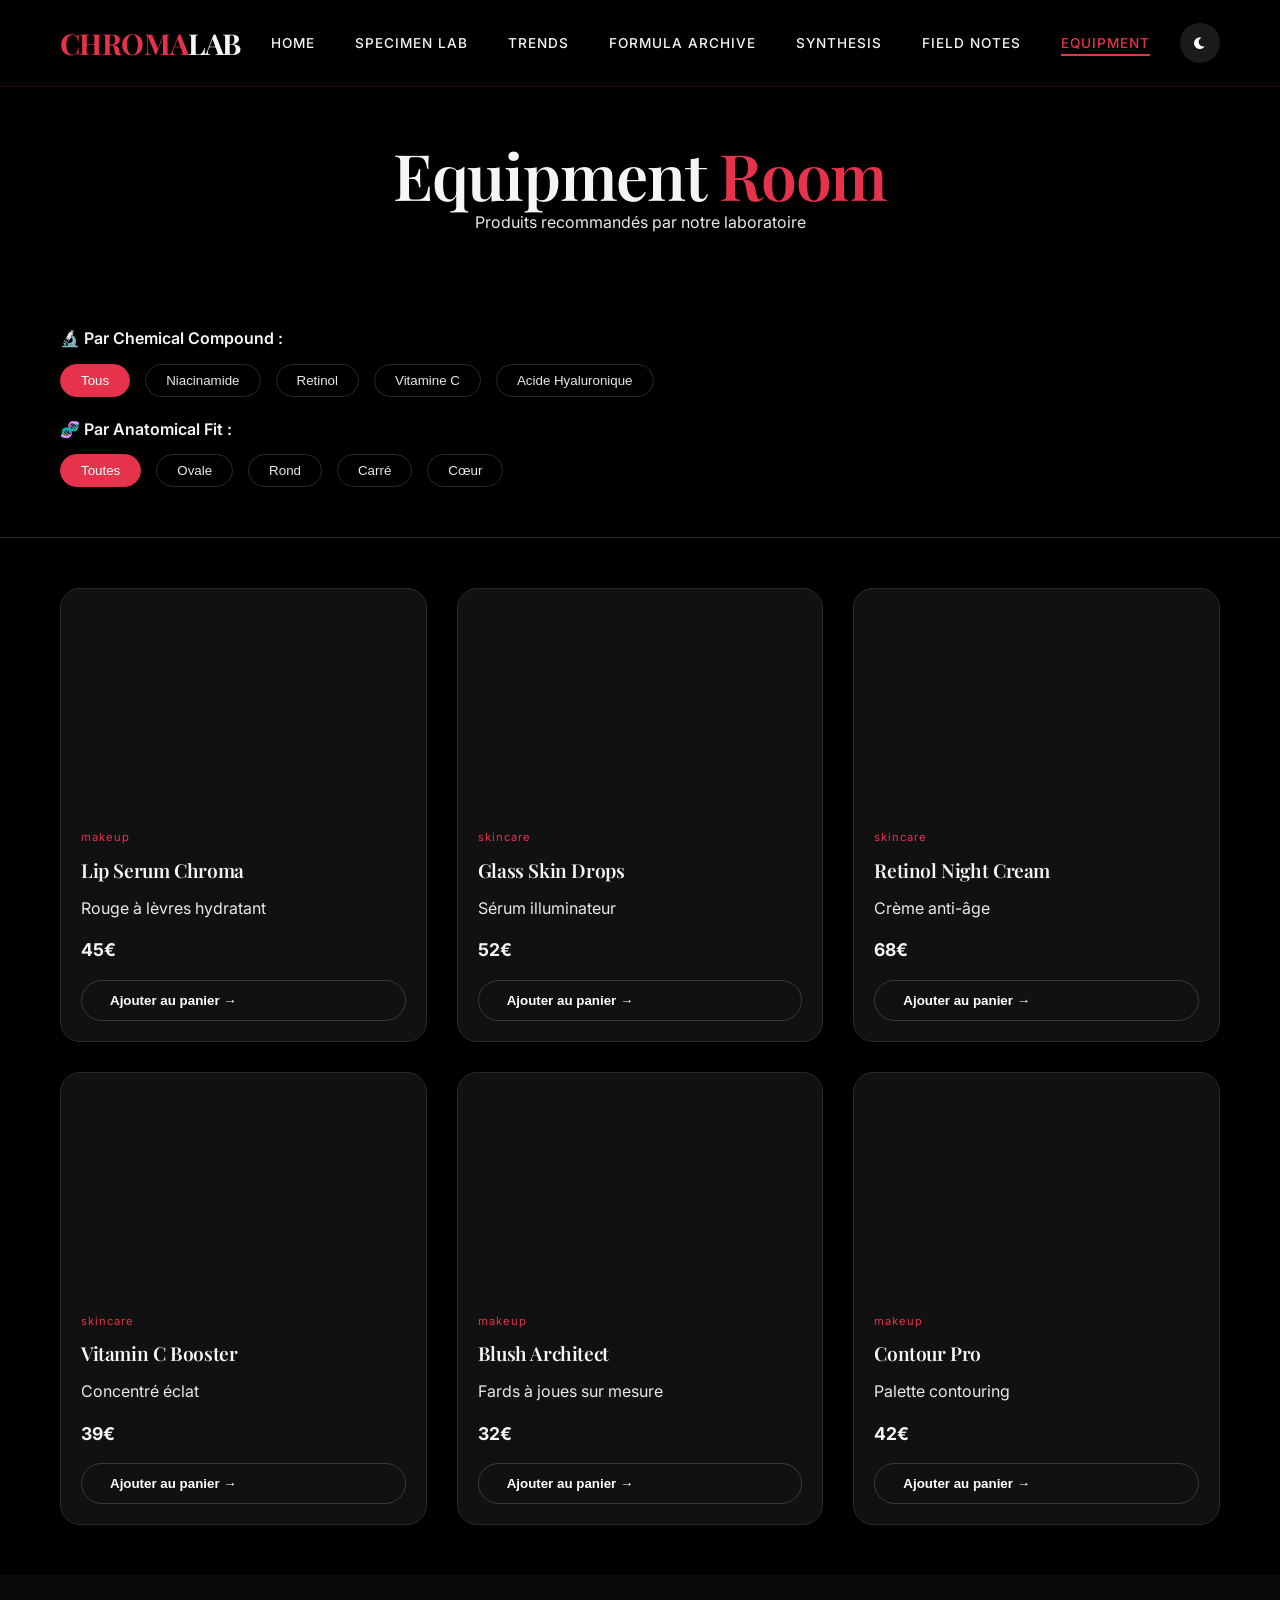
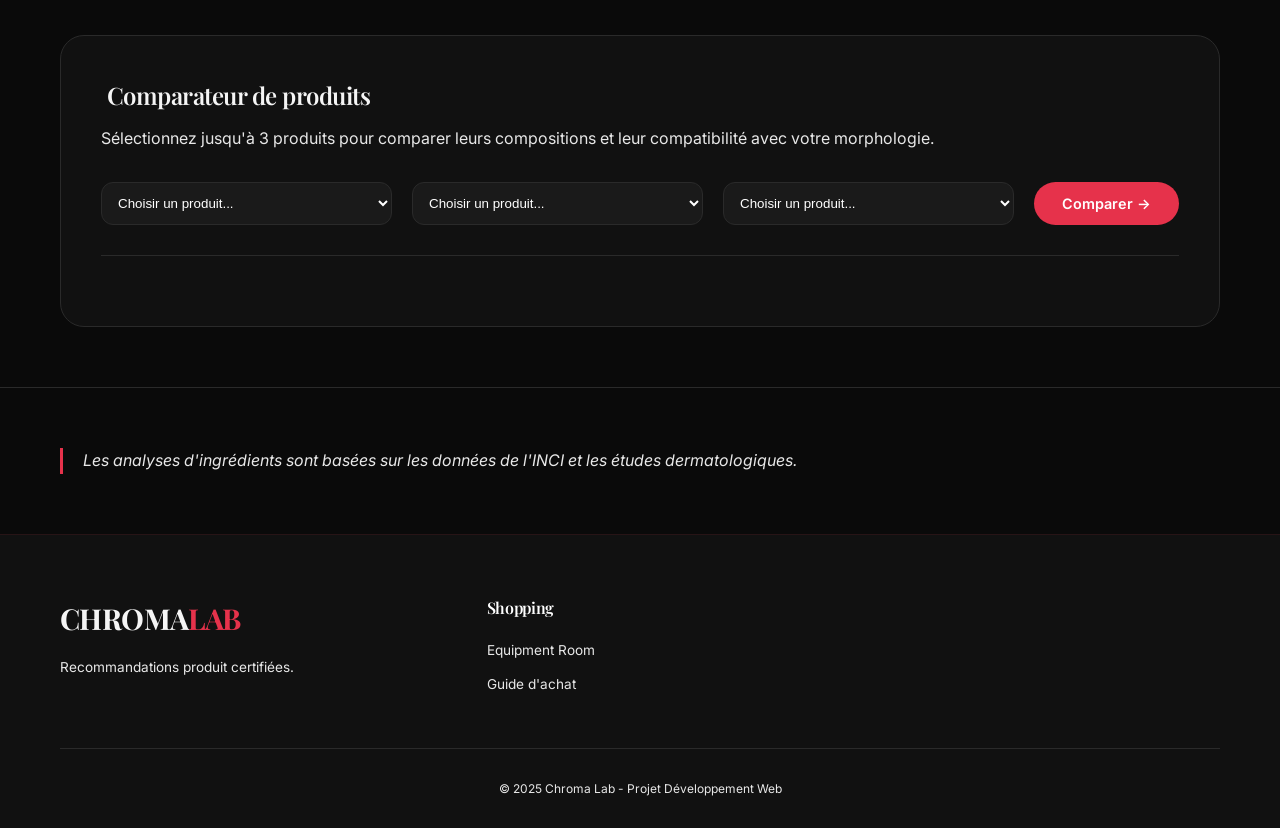
<file: equipment-room.html>
<!DOCTYPE html>
<html lang="fr">
<head>
    <meta charset="UTF-8">
    <meta name="viewport" content="width=device-width, initial-scale=1.0">
    <title>Chroma Lab | Equipment Room - Produits</title>
    <link rel="stylesheet" href="style.css">
    <link href="https://fonts.googleapis.com/css2?family=Inter:wght@300;400;500;600;700;800&family=Playfair+Display:wght@400;500;600;700;800&display=swap" rel="stylesheet">
    <link rel="stylesheet" href="https://cdnjs.cloudflare.com/ajax/libs/font-awesome/6.0.0-beta3/css/all.min.css">
</head>
<body>

    <header>
        <div class="navbar">
            <div class="logo">
                <span class="logo-red">CHROMA</span>LAB
            </div>
            <nav>
                <ul class="nav-links">
                    <li><a href="index.html">HOME</a></li>
                    <li><a href="specimen-lab.html">SPECIMEN LAB</a></li>
                    <li><a href="trend-centrifuge.html">TRENDS</a></li>
                    <li><a href="formula-archive.html">FORMULA ARCHIVE</a></li>
                    <li><a href="synthesis-gallery.html">SYNTHESIS</a></li>
                    <li><a href="field-notes.html">FIELD NOTES</a></li>
                    <li><a href="equipment-room.html" class="active">EQUIPMENT</a></li>
                </ul>
            </nav>
            <div class="nav-actions">
                <button class="theme-toggle" id="themeToggle"><i class="fas fa-moon"></i></button>
            </div>
        </div>
    </header>

    <main>

        <!-- Hero Equipment Room -->
        <section class="equipment-hero">
            <div class="container">
                <h1>Equipment <span class="red-text">Room</span></h1>
                <p>Produits recommandés par notre laboratoire</p>
            </div>
        </section>

        <!-- Filters -->
        <section class="product-filters">
            <div class="container">
                <div class="filter-group">
                    <label>🔬 Par Chemical Compound :</label>
                    <div class="filter-buttons" id="ingredientFilters">
                        <button class="filter-pill active" data-ingredient="all">Tous</button>
                        <button class="filter-pill" data-ingredient="niacinamide">Niacinamide</button>
                        <button class="filter-pill" data-ingredient="retinol">Retinol</button>
                        <button class="filter-pill" data-ingredient="vitaminc">Vitamine C</button>
                        <button class="filter-pill" data-ingredient="hyaluronic">Acide Hyaluronique</button>
                    </div>
                </div>
                <div class="filter-group">
                    <label>🧬 Par Anatomical Fit :</label>
                    <div class="filter-buttons" id="shapeFilters">
                        <button class="filter-pill active" data-shape="all">Toutes</button>
                        <button class="filter-pill" data-shape="oval">Ovale</button>
                        <button class="filter-pill" data-shape="round">Rond</button>
                        <button class="filter-pill" data-shape="square">Carré</button>
                        <button class="filter-pill" data-shape="heart">Cœur</button>
                    </div>
                </div>
            </div>
        </section>

        <!-- Products Grid -->
        <section class="products-gallery">
            <div class="container">
                <div class="products-grid" id="productsGrid">
                    <!-- JS va générer les produits -->
                </div>
            </div>
        </section>

        <!-- Product Comparison Tool -->
        <section class="comparison-tool">
            <div class="container">
                <div class="comparison-card">
                    <h3><i class="fas fa-chart-simple"></i> Comparateur de produits</h3>
                    <p>Sélectionnez jusqu'à 3 produits pour comparer leurs compositions et leur compatibilité avec votre morphologie.</p>
                    <div class="comparison-selectors">
                        <select id="compare1">
                            <option value="">Choisir un produit...</option>
                        </select>
                        <select id="compare2">
                            <option value="">Choisir un produit...</option>
                        </select>
                        <select id="compare3">
                            <option value="">Choisir un produit...</option>
                        </select>
                        <button class="btn-primary" id="compareBtn">Comparer →</button>
                    </div>
                    <div class="comparison-results" id="comparisonResults"></div>
                </div>
            </div>
        </section>

        <!-- Sources -->
        <section class="sources-section">
            <div class="container">
                <blockquote cite="https://www.incidecoder.com/">
                    Les analyses d'ingrédients sont basées sur les données de l'INCI et les études dermatologiques.
                </blockquote>
            </div>
        </section>

    </main>

    <footer class="footer">
        <div class="container">
            <div class="footer-grid">
                <div class="footer-brand">
                    <div class="logo">CHROMA<span class="logo-red">LAB</span></div>
                    <p>Recommandations produit certifiées.</p>
                </div>
                <div class="footer-links">
                    <div class="link-group">
                        <h4>Shopping</h4>
                        <a href="equipment-room.html">Equipment Room</a>
                        <a href="#">Guide d'achat</a>
                    </div>
                </div>
            </div>
            <div class="footer-bottom">
                <p>&copy; 2025 Chroma Lab - Projet Développement Web</p>
            </div>
        </div>
    </footer>

    <script src="script.js"></script>
</body>
</html>
</file>
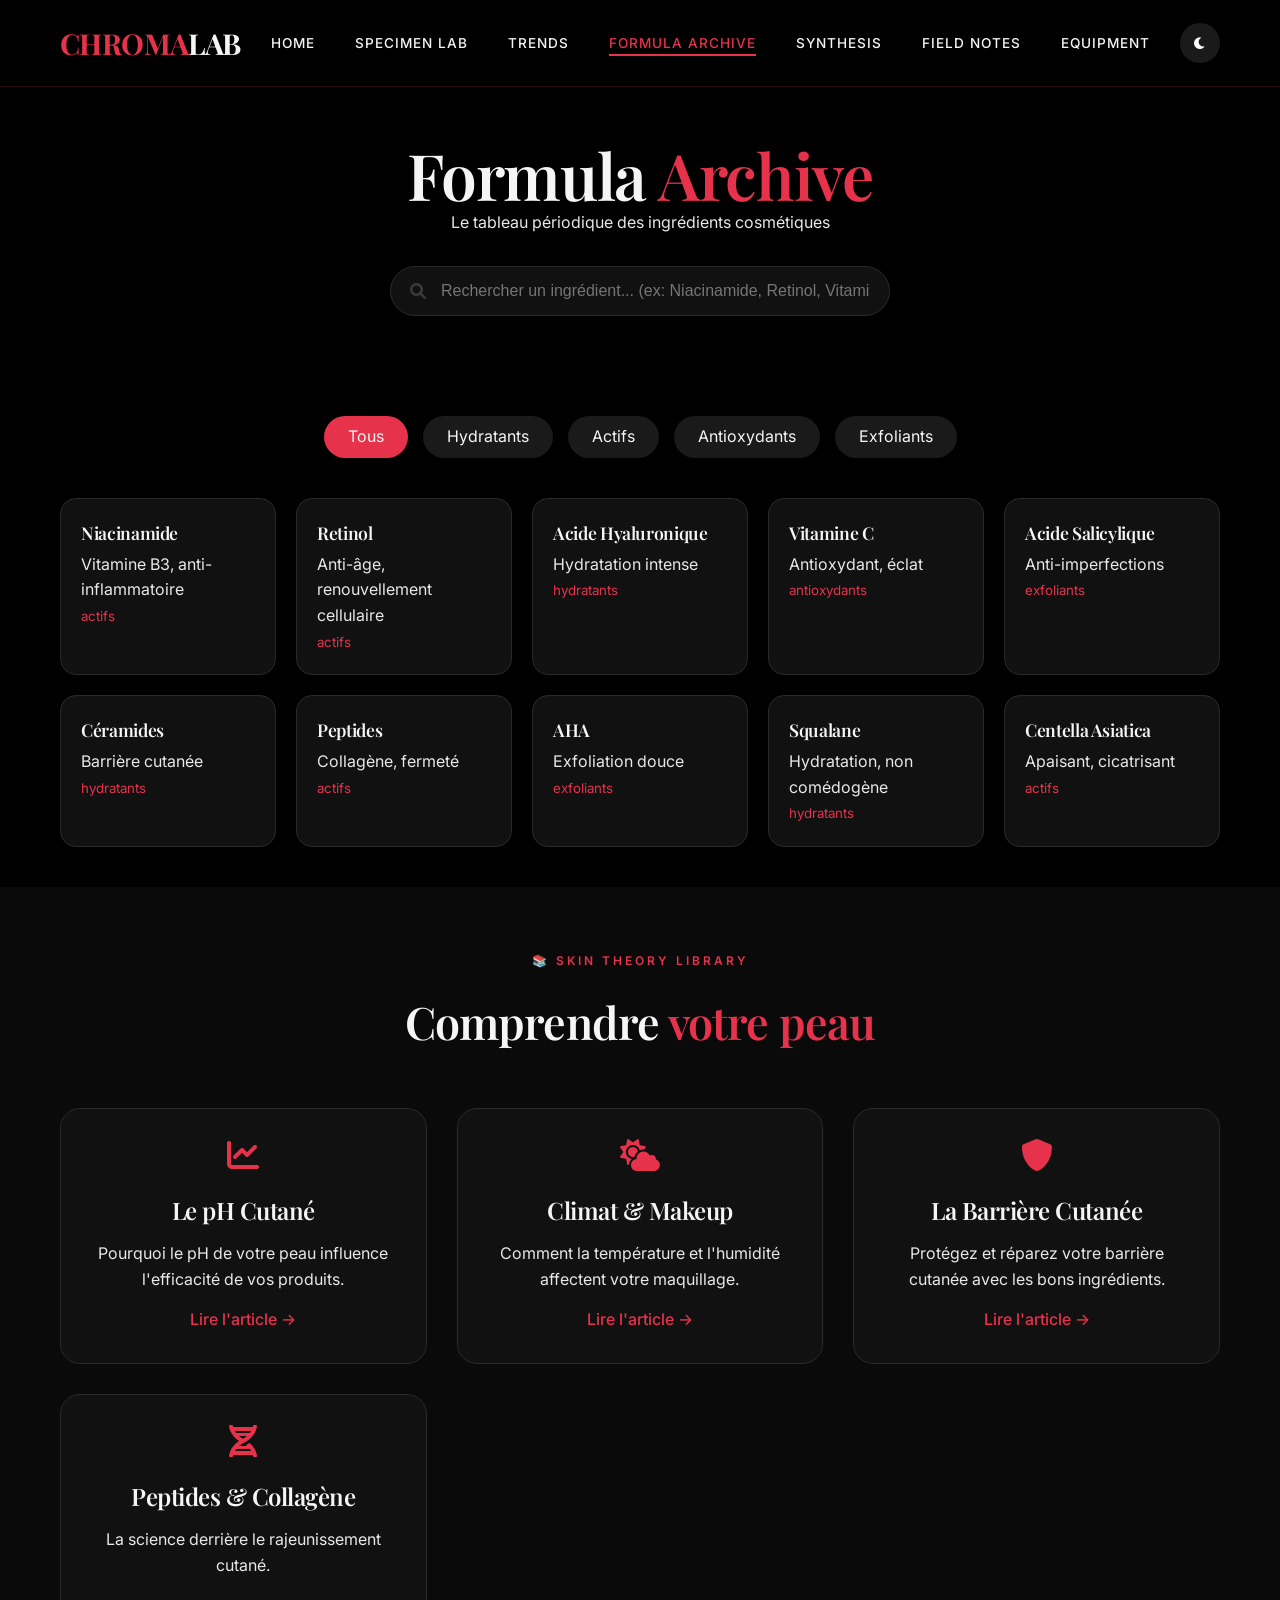
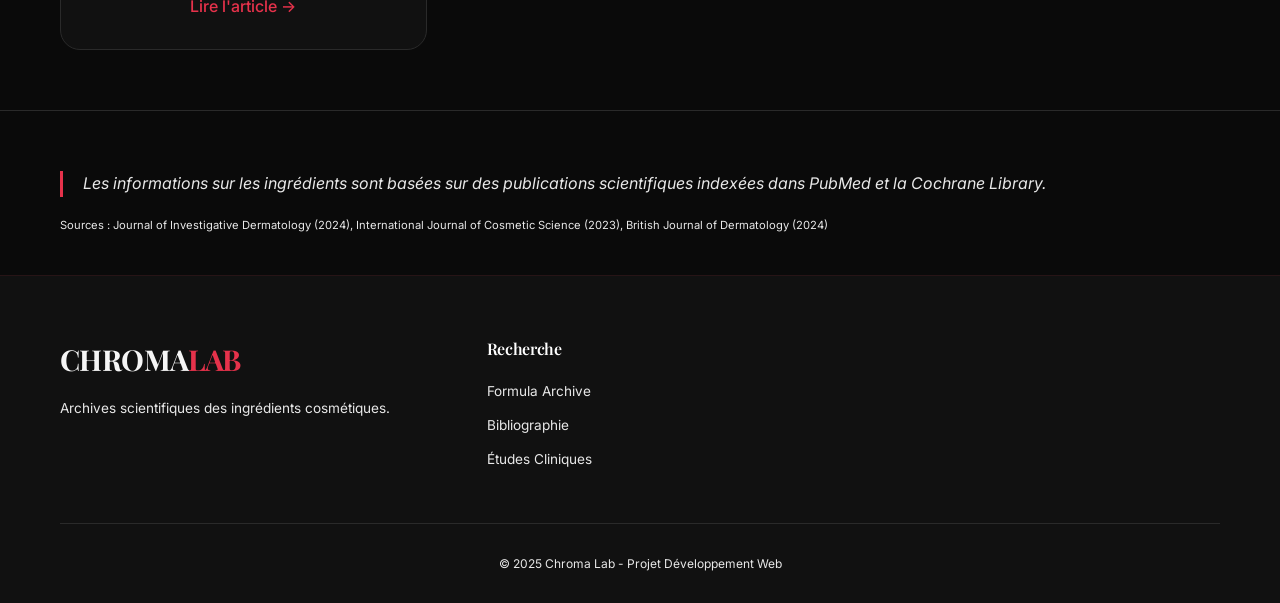
<file: formula-archive.html>
<!DOCTYPE html>
<html lang="fr">
<head>
    <meta charset="UTF-8">
    <meta name="viewport" content="width=device-width, initial-scale=1.0">
    <title>Chroma Lab | Formula Archive - Tableau Périodique</title>
    <link rel="stylesheet" href="style.css">
    <link href="https://fonts.googleapis.com/css2?family=Inter:wght@300;400;500;600;700;800&family=Playfair+Display:wght@400;500;600;700;800&display=swap" rel="stylesheet">
    <link rel="stylesheet" href="https://cdnjs.cloudflare.com/ajax/libs/font-awesome/6.0.0-beta3/css/all.min.css">
</head>
<body>

    <header>
        <div class="navbar">
            <div class="logo">
                <span class="logo-red">CHROMA</span>LAB
            </div>
            <nav>
                <ul class="nav-links">
                    <li><a href="index.html">HOME</a></li>
                    <li><a href="specimen-lab.html">SPECIMEN LAB</a></li>
                    <li><a href="trend-centrifuge.html">TRENDS</a></li>
                    <li><a href="formula-archive.html" class="active">FORMULA ARCHIVE</a></li>
                    <li><a href="synthesis-gallery.html">SYNTHESIS</a></li>
                    <li><a href="field-notes.html">FIELD NOTES</a></li>
                    <li><a href="equipment-room.html">EQUIPMENT</a></li>
                </ul>
            </nav>
            <div class="nav-actions">
                <button class="theme-toggle" id="themeToggle"><i class="fas fa-moon"></i></button>
            </div>
        </div>
    </header>

    <main>

        <!-- Hero Formula Archive -->
        <section class="archive-hero">
            <div class="container">
                <h1>Formula <span class="red-text">Archive</span></h1>
                <p>Le tableau périodique des ingrédients cosmétiques</p>
                <div class="search-bar">
                    <i class="fas fa-search"></i>
                    <input type="text" id="ingredientSearch" placeholder="Rechercher un ingrédient... (ex: Niacinamide, Retinol, Vitamine C)">
                </div>
            </div>
        </section>

        <!-- Periodic Table des Ingrédients -->
        <section class="periodic-table-section">
            <div class="container">
                <div class="periodic-categories">
                    <div class="category active" data-cat="all">Tous</div>
                    <div class="category" data-cat="hydratants">Hydratants</div>
                    <div class="category" data-cat="actifs">Actifs</div>
                    <div class="category" data-cat="antioxydants">Antioxydants</div>
                    <div class="category" data-cat="exfoliants">Exfoliants</div>
                </div>
                <div class="periodic-grid" id="periodicGrid">
                    <!-- JS va générer le tableau périodique -->
                </div>
            </div>
        </section>

        <!-- Articles sur la peau / pH / Climats -->
        <section class="skin-articles">
            <div class="container">
                <div class="section-header">
                    <span class="section-label">📚 SKIN THEORY LIBRARY</span>
                    <h2 class="section-title">Comprendre <span class="red-text">votre peau</span></h2>
                </div>
                <div class="articles-grid">
                    <div class="article-card">
                        <i class="fas fa-chart-line"></i>
                        <h3>Le pH Cutané</h3>
                        <p>Pourquoi le pH de votre peau influence l'efficacité de vos produits.</p>
                        <a href="#" class="read-more">Lire l'article →</a>
                    </div>
                    <div class="article-card">
                        <i class="fas fa-cloud-sun"></i>
                        <h3>Climat & Makeup</h3>
                        <p>Comment la température et l'humidité affectent votre maquillage.</p>
                        <a href="#" class="read-more">Lire l'article →</a>
                    </div>
                    <div class="article-card">
                        <i class="fas fa-shield-alt"></i>
                        <h3>La Barrière Cutanée</h3>
                        <p>Protégez et réparez votre barrière cutanée avec les bons ingrédients.</p>
                        <a href="#" class="read-more">Lire l'article →</a>
                    </div>
                    <div class="article-card">
                        <i class="fas fa-dna"></i>
                        <h3>Peptides & Collagène</h3>
                        <p>La science derrière le rajeunissement cutané.</p>
                        <a href="#" class="read-more">Lire l'article →</a>
                    </div>
                </div>
            </div>
        </section>

        <!-- Sources scientifiques -->
        <section class="sources-section">
            <div class="container">
                <blockquote cite="https://pubmed.ncbi.nlm.nih.gov/">
                    Les informations sur les ingrédients sont basées sur des publications scientifiques indexées dans PubMed et la Cochrane Library.
                </blockquote>
                <div class="sources-list">
                    <p>Sources : Journal of Investigative Dermatology (2024), International Journal of Cosmetic Science (2023), British Journal of Dermatology (2024)</p>
                </div>
            </div>
        </section>

    </main>

    <footer class="footer">
        <div class="container">
            <div class="footer-grid">
                <div class="footer-brand">
                    <div class="logo">CHROMA<span class="logo-red">LAB</span></div>
                    <p>Archives scientifiques des ingrédients cosmétiques.</p>
                </div>
                <div class="footer-links">
                    <div class="link-group">
                        <h4>Recherche</h4>
                        <a href="formula-archive.html">Formula Archive</a>
                        <a href="#">Bibliographie</a>
                        <a href="#">Études Cliniques</a>
                    </div>
                </div>
            </div>
            <div class="footer-bottom">
                <p>&copy; 2025 Chroma Lab - Projet Développement Web</p>
            </div>
        </div>
    </footer>

    <script src="script.js"></script>
</body>
</html>
</file>
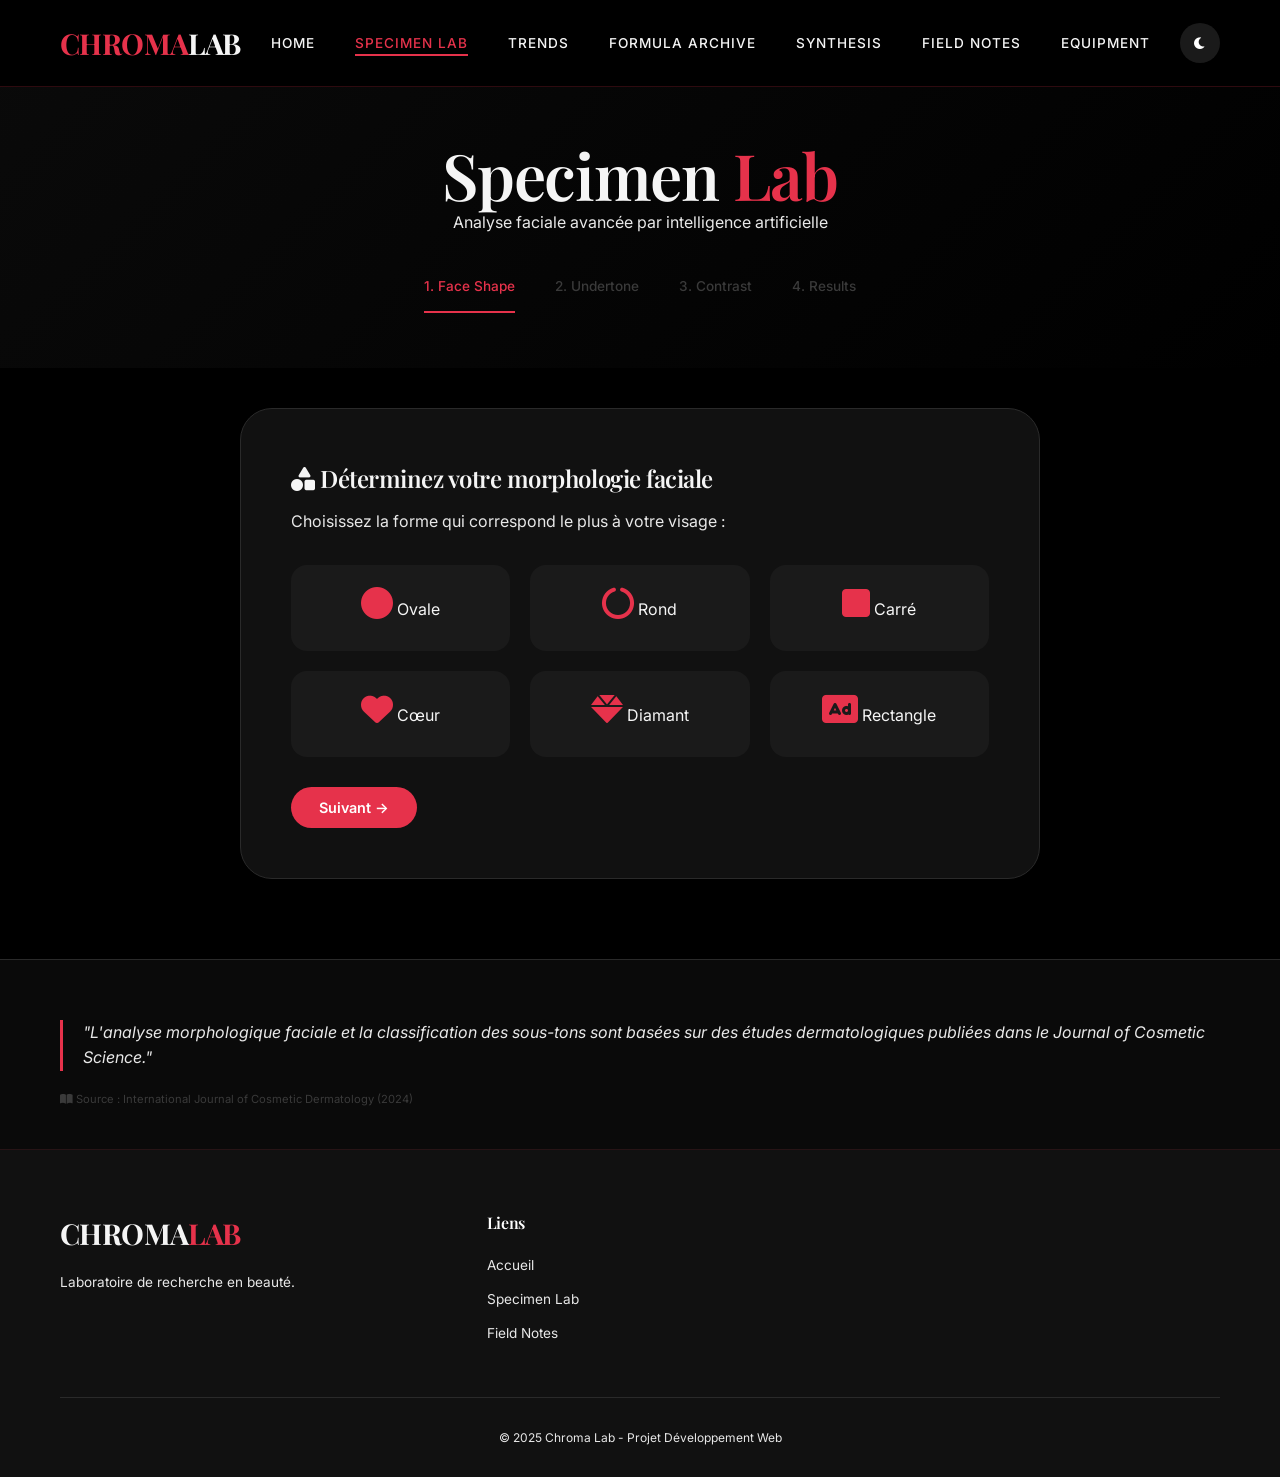
<file: specimen-lab.html>
<!DOCTYPE html>
<html lang="fr">
<head>
    <meta charset="UTF-8">
    <meta name="viewport" content="width=device-width, initial-scale=1.0">
    <title>Chroma Lab | Specimen Lab - Analyse IA</title>
    <link rel="stylesheet" href="style.css">
    <link href="https://fonts.googleapis.com/css2?family=Inter:wght@300;400;500;600;700;800&family=Playfair+Display:wght@400;500;600;700;800&display=swap" rel="stylesheet">
    <link rel="stylesheet" href="https://cdnjs.cloudflare.com/ajax/libs/font-awesome/6.0.0-beta3/css/all.min.css">
</head>
<body>

    <header>
        <div class="navbar">
            <div class="logo">
                <span class="logo-red">CHROMA</span>LAB
            </div>
            <nav>
                <ul class="nav-links">
                    <li><a href="index.html">HOME</a></li>
                    <li><a href="specimen-lab.html" class="active">SPECIMEN LAB</a></li>
                    <li><a href="trend-centrifuge.html">TRENDS</a></li>
                    <li><a href="formula-archive.html">FORMULA ARCHIVE</a></li>
                    <li><a href="synthesis-gallery.html">SYNTHESIS</a></li>
                    <li><a href="field-notes.html">FIELD NOTES</a></li>
                    <li><a href="equipment-room.html">EQUIPMENT</a></li>
                </ul>
            </nav>
            <div class="nav-actions">
                <button class="theme-toggle" id="themeToggle"><i class="fas fa-moon"></i></button>
            </div>
        </div>
    </header>

    <main>

        <!-- Hero Specimen Lab -->
        <section class="specimen-hero">
            <div class="container">
                <h1>Specimen <span class="red-text">Lab</span></h1>
                <p>Analyse faciale avancée par intelligence artificielle</p>
                <div class="progress-steps" id="quizSteps">
                    <div class="step active" data-step="1">1. Face Shape</div>
                    <div class="step" data-step="2">2. Undertone</div>
                    <div class="step" data-step="3">3. Contrast</div>
                    <div class="step" data-step="4">4. Results</div>
                </div>
            </div>
        </section>

        <!-- Section Quiz -->
        <section class="quiz-container">
            <div class="container">
                <div class="quiz-card" id="quizCard">
                    <!-- Step 1: Face Shape -->
                    <div class="quiz-step active" id="step1">
                        <h3><i class="fas fa-shapes"></i> Déterminez votre morphologie faciale</h3>
                        <p>Choisissez la forme qui correspond le plus à votre visage :</p>
                        <div class="face-shapes-grid">
                            <div class="shape-option" data-shape="oval">
                                <i class="fas fa-circle"></i>
                                <span>Ovale</span>
                            </div>
                            <div class="shape-option" data-shape="round">
                                <i class="fas fa-circle-notch"></i>
                                <span>Rond</span>
                            </div>
                            <div class="shape-option" data-shape="square">
                                <i class="fas fa-square"></i>
                                <span>Carré</span>
                            </div>
                            <div class="shape-option" data-shape="heart">
                                <i class="fas fa-heart"></i>
                                <span>Cœur</span>
                            </div>
                            <div class="shape-option" data-shape="diamond">
                                <i class="fas fa-gem"></i>
                                <span>Diamant</span>
                            </div>
                            <div class="shape-option" data-shape="rectangle">
                                <i class="fas fa-rectangle-ad"></i>
                                <span>Rectangle</span>
                            </div>
                        </div>
                        <button class="btn-primary next-step" disabled id="nextStep1">Suivant →</button>
                    </div>

                    <!-- Step 2: Undertone -->
                    <div class="quiz-step" id="step2">
                        <h3><i class="fas fa-droplet"></i> Identifiez votre sous-ton</h3>
                        <p>Regardez vos veines au poignet : de quelle couleur sont-elles ?</p>
                        <div class="undertone-options">
                            <div class="undertone-option" data-undertone="cool">
                                <div class="color-swatch cool"></div>
                                <span>Froid (veines bleues/violettes)</span>
                            </div>
                            <div class="undertone-option" data-undertone="warm">
                                <div class="color-swatch warm"></div>
                                <span>Chaud (veines vertes)</span>
                            </div>
                            <div class="undertone-option" data-undertone="neutral">
                                <div class="color-swatch neutral"></div>
                                <span>Neutre (mélange)</span>
                            </div>
                        </div>
                        <div class="quiz-nav">
                            <button class="btn-outline prev-step">← Retour</button>
                            <button class="btn-primary next-step" disabled id="nextStep2">Suivant →</button>
                        </div>
                    </div>

                    <!-- Step 3: Contrast Level -->
                    <div class="quiz-step" id="step3">
                        <h3><i class="fas fa-chart-line"></i> Niveau de contraste</h3>
                        <p>Comparez la couleur de vos cheveux, yeux et peau :</p>
                        <div class="contrast-options">
                            <div class="contrast-option" data-contrast="low">
                                <i class="fas fa-sun"></i>
                                <span>Faible contraste</span>
                                <small>Couleurs proches</small>
                            </div>
                            <div class="contrast-option" data-contrast="medium">
                                <i class="fas fa-chart-simple"></i>
                                <span>Contraste moyen</span>
                                <small>Différences modérées</small>
                            </div>
                            <div class="contrast-option" data-contrast="high">
                                <i class="fas fa-moon"></i>
                                <span>Fort contraste</span>
                                <small>Cheveux clairs/yeux foncés</small>
                            </div>
                        </div>
                        <div class="quiz-nav">
                            <button class="btn-outline prev-step">← Retour</button>
                            <button class="btn-primary next-step" disabled id="nextStep3">Voir mes résultats →</button>
                        </div>
                    </div>

                    <!-- Step 4: Results - Identity Card -->
                    <div class="quiz-step" id="step4">
                        <h3><i class="fas fa-id-card"></i> Votre Specimen ID Card</h3>
                        <div class="identity-card" id="identityCard">
                            <div class="card-header">
                                <span>CHROMA LAB</span>
                                <i class="fas fa-microchip"></i>
                            </div>
                            <div class="card-content">
                                <div class="card-section">
                                    <label>Face Architecture</label>
                                    <p id="resultShape">—</p>
                                </div>
                                <div class="card-section">
                                    <label>Undertone Profile</label>
                                    <p id="resultUndertone">—</p>
                                </div>
                                <div class="card-section">
                                    <label>Contrast Level</label>
                                    <p id="resultContrast">—</p>
                                </div>
                                <div class="card-section">
                                    <label>Recommended Styles</label>
                                    <p id="resultStyles">—</p>
                                </div>
                                <div class="card-section">
                                    <label>Lipstick Formula</label>
                                    <p id="resultLipstick">—</p>
                                </div>
                            </div>
                            <div class="card-footer">
                                <i class="fas fa-qrcode"></i>
                                <span>ID: CHR-2030-4242</span>
                            </div>
                        </div>
                        <div class="quiz-actions">
                            <button class="btn-outline" id="resetQuiz">Recommencer l'analyse</button>
                            <button class="btn-primary" id="saveResults"><i class="fas fa-download"></i> Sauvegarder mon ID</button>
                        </div>
                        <a href="equipment-room.html" class="btn-outline shop-link">
                            <i class="fas fa-shopping-cart"></i> Voir les produits recommandés
                        </a>
                    </div>
                </div>
            </div>
        </section>

        <!-- Section Citation & Sources -->
        <section class="sources-section">
            <div class="container">
                <blockquote cite="https://www.ncbi.nlm.nih.gov/pmc/articles/PMC8481627/">
                    "L'analyse morphologique faciale et la classification des sous-tons sont basées sur des études dermatologiques publiées dans le Journal of Cosmetic Science."
                </blockquote>
                <div class="source-credit">
                    <i class="fas fa-book-open"></i> Source : International Journal of Cosmetic Dermatology (2024)
                </div>
            </div>
        </section>

    </main>

    <footer class="footer">
        <div class="container">
            <div class="footer-grid">
                <div class="footer-brand">
                    <div class="logo">CHROMA<span class="logo-red">LAB</span></div>
                    <p>Laboratoire de recherche en beauté.</p>
                </div>
                <div class="footer-links">
                    <div class="link-group">
                        <h4>Liens</h4>
                        <a href="index.html">Accueil</a>
                        <a href="specimen-lab.html">Specimen Lab</a>
                        <a href="field-notes.html">Field Notes</a>
                    </div>
                </div>
            </div>
            <div class="footer-bottom">
                <p>&copy; 2025 Chroma Lab - Projet Développement Web</p>
            </div>
        </div>
    </footer>

    <script src="script.js"></script>
</body>
</html>
</file>
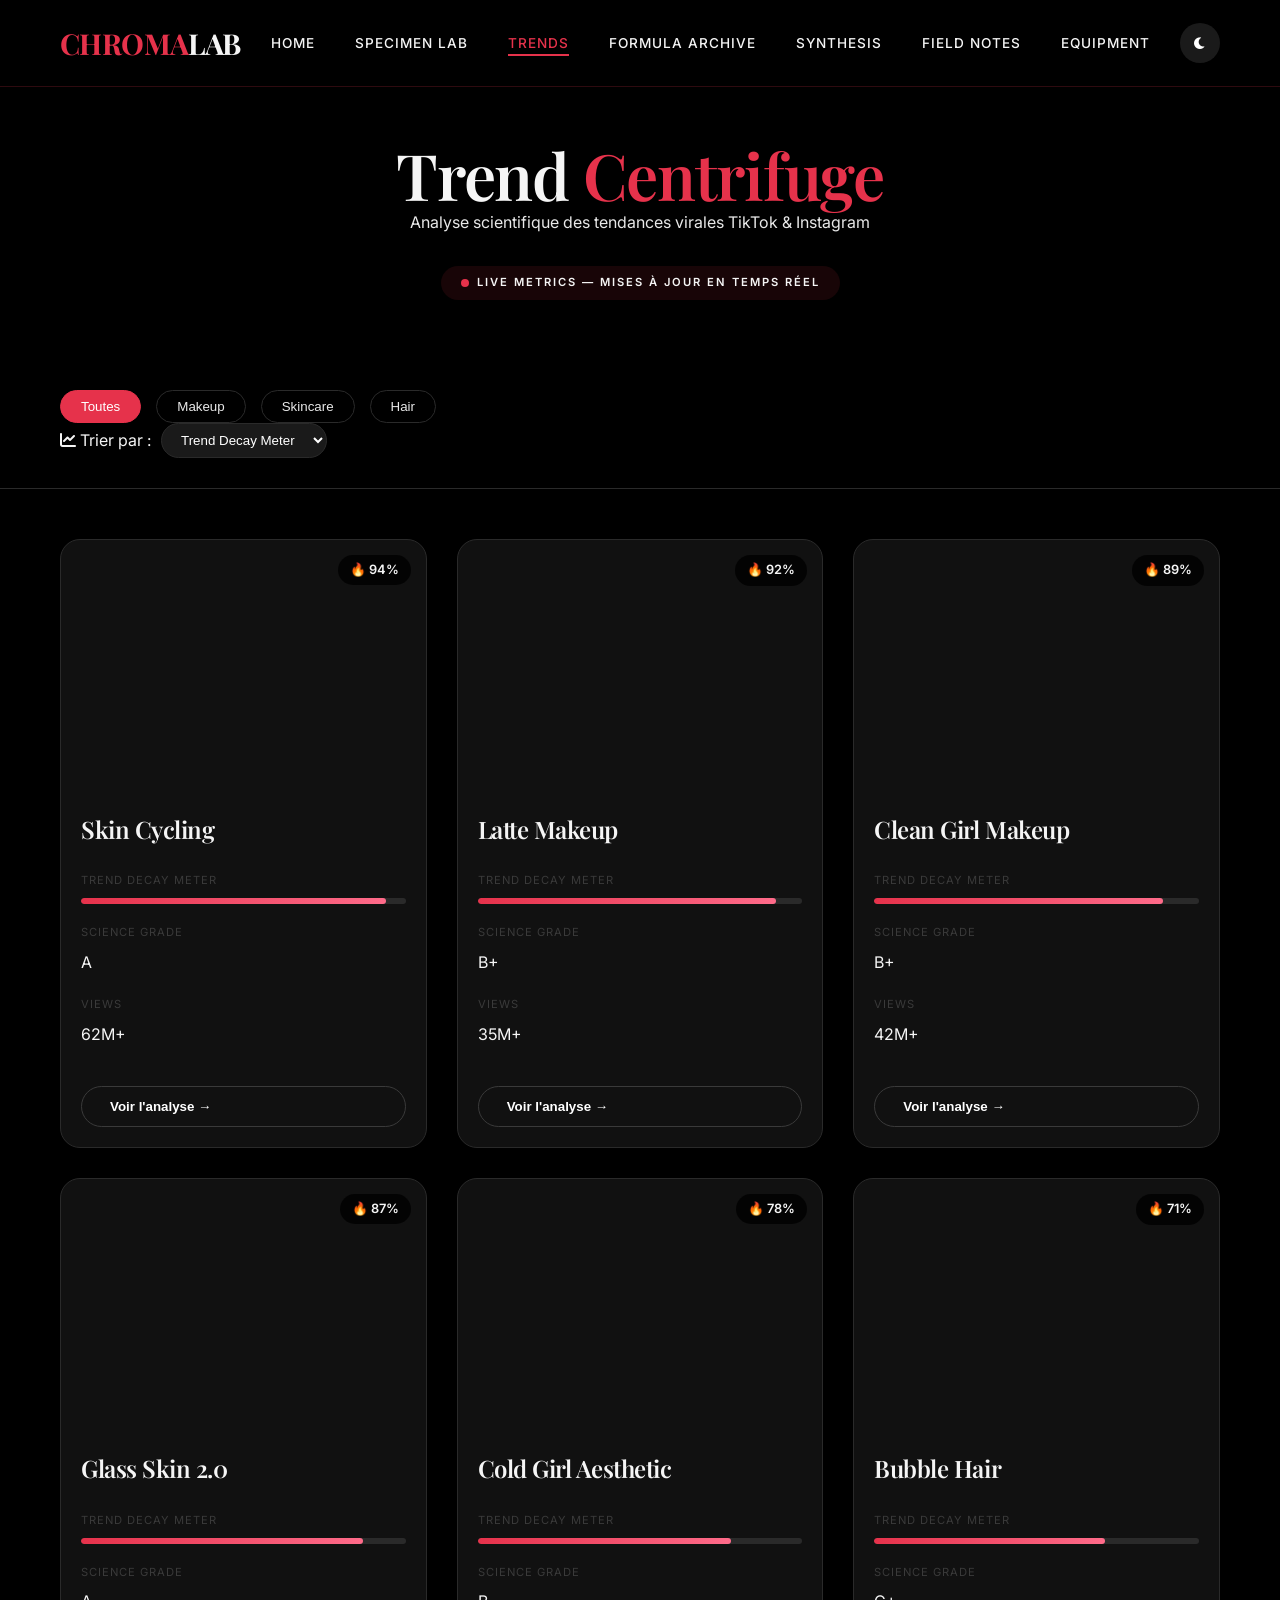
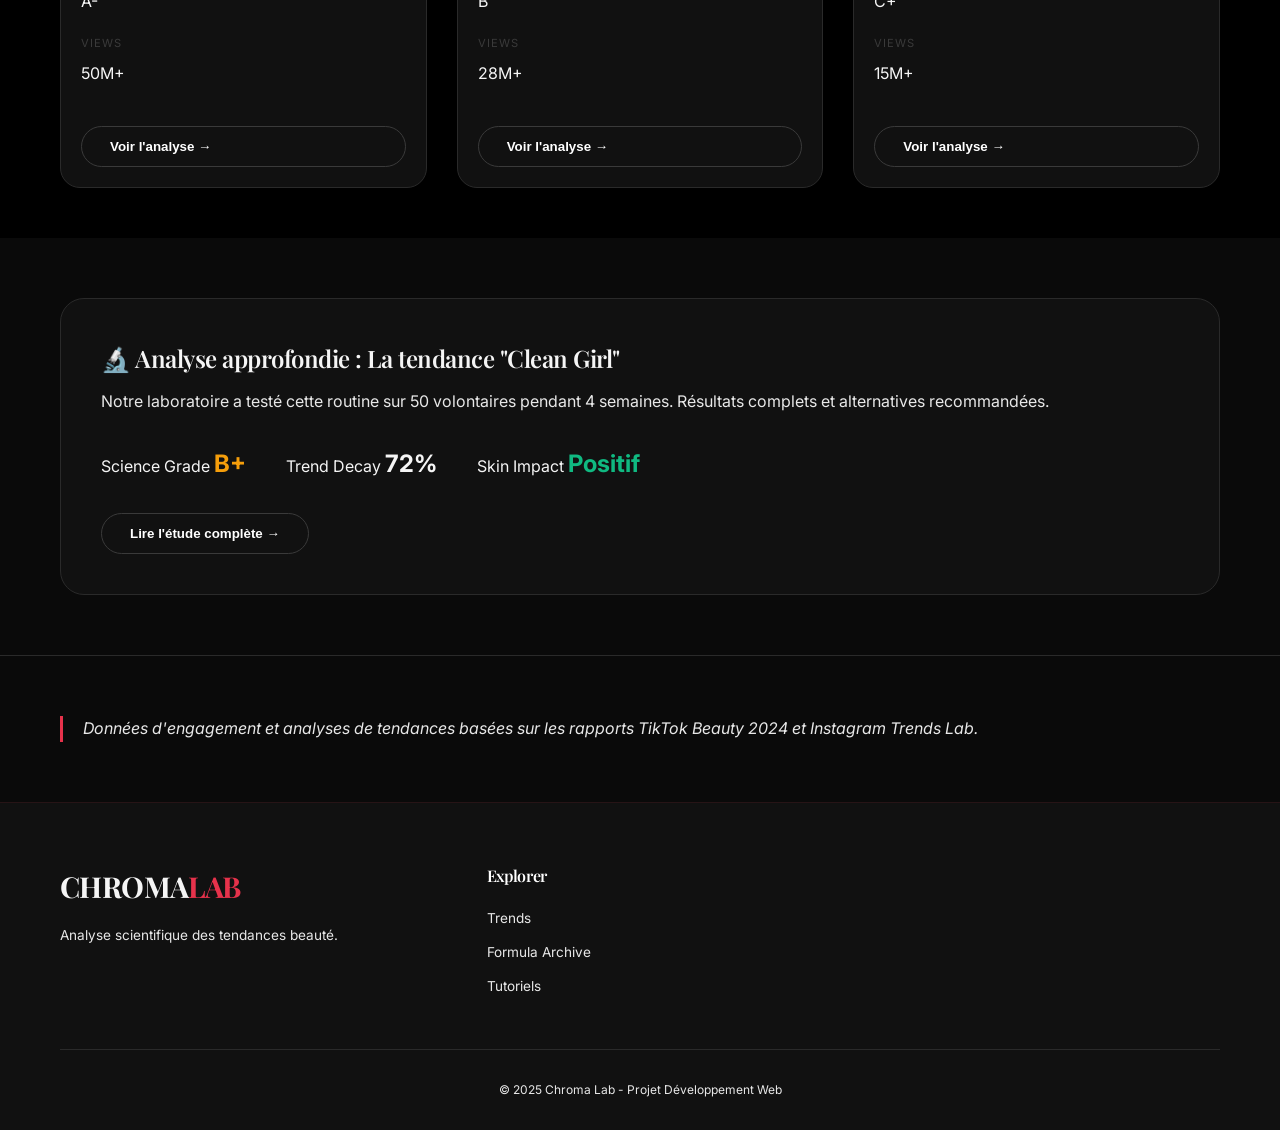
<file: trend-centrifuge.html>
<!DOCTYPE html>
<html lang="fr">
<head>
    <meta charset="UTF-8">
    <meta name="viewport" content="width=device-width, initial-scale=1.0">
    <title>Velmoura Lab | Trend Centrifuge - Tendances Virales</title>
    <link rel="stylesheet" href="style.css">
    <link href="https://fonts.googleapis.com/css2?family=Inter:wght@300;400;500;600;700;800&family=Playfair+Display:wght@400;500;600;700;800&display=swap" rel="stylesheet">
    <link rel="stylesheet" href="https://cdnjs.cloudflare.com/ajax/libs/font-awesome/6.0.0-beta3/css/all.min.css">
</head>
<body>

    <header>
        <div class="navbar">
            <div class="logo">
                <span class="logo-red">CHROMA</span>LAB
            </div>
            <nav>
                <ul class="nav-links">
                    <li><a href="index.html">HOME</a></li>
                    <li><a href="specimen-lab.html">SPECIMEN LAB</a></li>
                    <li><a href="trend-centrifuge.html" class="active">TRENDS</a></li>
                    <li><a href="formula-archive.html">FORMULA ARCHIVE</a></li>
                    <li><a href="synthesis-gallery.html">SYNTHESIS</a></li>
                    <li><a href="field-notes.html">FIELD NOTES</a></li>
                    <li><a href="equipment-room.html">EQUIPMENT</a></li>
                </ul>
            </nav>
            <div class="nav-actions">
                <button class="theme-toggle" id="themeToggle"><i class="fas fa-moon"></i></button>
            </div>
        </div>
    </header>

    <main>

        <!-- Hero Trend Centrifuge -->
        <section class="trend-hero">
            <div class="container">
                <h1>Trend <span class="red-text">Centrifuge</span></h1>
                <p>Analyse scientifique des tendances virales TikTok & Instagram</p>
                <div class="live-indicator">
                    <span class="pulse-dot"></span>
                    LIVE METRICS — MISES À JOUR EN TEMPS RÉEL
                </div>
            </div>
        </section>

        <!-- Filters -->
        <section class="trend-filters">
            <div class="container">
                <div class="filter-buttons">
                    <button class="filter-btn active" data-filter="all">Toutes</button>
                    <button class="filter-btn" data-filter="makeup">Makeup</button>
                    <button class="filter-btn" data-filter="skincare">Skincare</button>
                    <button class="filter-btn" data-filter="hair">Hair</button>
                </div>
                <div class="sort-select">
                    <label><i class="fas fa-chart-line"></i> Trier par :</label>
                    <select id="sortTrends">
                        <option value="trend">Trend Decay Meter</option>
                        <option value="science">Science Grade</option>
                        <option value="views">Popularité</option>
                    </select>
                </div>
            </div>
        </section>

        <!-- Trends Gallery -->
        <section class="trends-gallery">
            <div class="container">
                <div class="trends-grid" id="trendsGrid">
                    <!-- JS va générer les cartes -->
                </div>
            </div>
        </section>

        <!-- Section Deep Dive / Analyse approfondie -->
        <section class="deep-dive">
            <div class="container">
                <div class="deep-dive-card">
                    <h3>🔬 Analyse approfondie : La tendance "Clean Girl"</h3>
                    <p>Notre laboratoire a testé cette routine sur 50 volontaires pendant 4 semaines. Résultats complets et alternatives recommandées.</p>
                    <div class="deep-dive-stats">
                        <div class="stat">
                            <span class="stat-label">Science Grade</span>
                            <span class="stat-value grade-b">B+</span>
                        </div>
                        <div class="stat">
                            <span class="stat-label">Trend Decay</span>
                            <span class="stat-value">72%</span>
                        </div>
                        <div class="stat">
                            <span class="stat-label">Skin Impact</span>
                            <span class="stat-value positif">Positif</span>
                        </div>
                    </div>
                    <button class="btn-outline" id="readFullStudy">Lire l'étude complète →</button>
                </div>
            </div>
        </section>

        <!-- Citation des sources -->
        <section class="sources-section">
            <div class="container">
                <blockquote cite="https://www.tiktok.com/trends/beauty-report-2024">
                    Données d'engagement et analyses de tendances basées sur les rapports TikTok Beauty 2024 et Instagram Trends Lab.
                </blockquote>
            </div>
        </section>

    </main>

    <footer class="footer">
        <div class="container">
            <div class="footer-grid">
                <div class="footer-brand">
                    <div class="logo">CHROMA<span class="logo-red">LAB</span></div>
                    <p>Analyse scientifique des tendances beauté.</p>
                </div>
                <div class="footer-links">
                    <div class="link-group">
                        <h4>Explorer</h4>
                        <a href="trend-centrifuge.html">Trends</a>
                        <a href="formula-archive.html">Formula Archive</a>
                        <a href="synthesis-gallery.html">Tutoriels</a>
                    </div>
                </div>
            </div>
            <div class="footer-bottom">
                <p>&copy; 2025 Chroma Lab - Projet Développement Web</p>
            </div>
        </div>
    </footer>

    <script src="script.js"></script>
</body>
</html>
</file>
<file: style.css>
:root {
    --black: #000000;
    --black-light: #0a0a0a;
    --black-mid: #111111;
    --white: #FFFFFF;
    --white-off: #F5F5F5;
    --white-dim: #E8E8E8;
    --red: #E6324B;
    --red-dark: #B81D33;
    --red-light: #FF6B8A;
    --red-glow: rgba(230, 50, 75, 0.3);
    --gray: #2A2A2A;
    --gray-light: #3A3A3A;
    --gray-dark: #1A1A1A;
    
    --font-serif: 'Playfair Display', serif;
    --font-sans: 'Inter', sans-serif;
    
    --transition: 0.3s ease;
    --transition-fast: 0.2s ease;
    --shadow: 0 10px 40px rgba(0, 0, 0, 0.3);
    --shadow-sm: 0 4px 20px rgba(0, 0, 0, 0.2);
    --shadow-glow: 0 0 30px var(--red-glow);
}

/* ---------- RESET & BASE ---------- */
* {
    margin: 0;
    padding: 0;
    box-sizing: border-box;
}

body {
    background: var(--black);
    color: var(--white-off);
    font-family: var(--font-sans);
    line-height: 1.6;
    overflow-x: hidden;
}

/* Custom Scrollbar */
::-webkit-scrollbar {
    width: 8px;
    height: 8px;
}

::-webkit-scrollbar-track {
    background: var(--black-mid);
}

::-webkit-scrollbar-thumb {
    background: var(--red);
    border-radius: 10px;
}

::-webkit-scrollbar-thumb:hover {
    background: var(--red-dark);
}

/* Selection */
::selection {
    background: var(--red);
    color: var(--white);
}

/* ---------- TYPOGRAPHIE ---------- */
h1, h2, h3, h4, .logo {
    font-family: var(--font-serif);
    font-weight: 600;
    letter-spacing: -0.02em;
}

h1 {
    font-size: 4rem;
    line-height: 1.1;
}

h2 {
    font-size: 2.5rem;
    margin-bottom: 1rem;
}

h3 {
    font-size: 1.5rem;
    margin-bottom: 0.75rem;
}

p {
    color: var(--white-dim);
    line-height: 1.6;
}

a {
    text-decoration: none;
    color: inherit;
    transition: color var(--transition);
}

a:hover {
    color: var(--red);
}

/* ---------- CONTAINER ---------- */
.container {
    max-width: 1400px;
    margin: 0 auto;
    padding: 0 60px;
}

@media (max-width: 1024px) {
    .container {
        padding: 0 40px;
    }
}

@media (max-width: 768px) {
    .container {
        padding: 0 24px;
    }
    h1 {
        font-size: 2.5rem;
    }
    h2 {
        font-size: 2rem;
    }
    h3 {
        font-size: 1.3rem;
    }
}

/* ---------- NAVBAR ---------- */
.navbar {
    position: fixed;
    top: 0;
    left: 0;
    right: 0;
    display: flex;
    justify-content: space-between;
    align-items: center;
    padding: 20px 60px;
    background: rgba(0, 0, 0, 0.95);
    backdrop-filter: blur(20px);
    border-bottom: 1px solid rgba(230, 50, 75, 0.2);
    z-index: 1000;
    transition: var(--transition);
}

.logo {
    font-size: 1.8rem;
    font-weight: 700;
}

.logo-red {
    color: var(--red);
}

.nav-links {
    display: flex;
    list-style: none;
    gap: 2.5rem;
}

.nav-links li a {
    font-weight: 500;
    font-size: 0.85rem;
    letter-spacing: 1px;
    position: relative;
    padding-bottom: 5px;
}

.nav-links li a::after {
    content: '';
    position: absolute;
    bottom: 0;
    left: 0;
    width: 0;
    height: 2px;
    background: var(--red);
    transition: width var(--transition);
}

.nav-links li a:hover::after,
.nav-links li a.active::after {
    width: 100%;
}

.nav-links li a.active {
    color: var(--red);
}

.nav-actions {
    display: flex;
    gap: 15px;
    align-items: center;
}

.theme-toggle {
    background: var(--gray-dark);
    border: none;
    color: var(--white);
    width: 40px;
    height: 40px;
    border-radius: 50%;
    cursor: pointer;
    transition: var(--transition);
}

.theme-toggle:hover {
    background: var(--red);
}

@media (max-width: 1024px) {
    .navbar {
        padding: 15px 24px;
    }
    .nav-links {
        display: none;
    }
}

/* ---------- BOUTONS ---------- */
.btn-primary {
    background: var(--red);
    color: var(--white);
    border: none;
    padding: 12px 28px;
    border-radius: 40px;
    font-family: var(--font-sans);
    font-weight: 600;
    font-size: 0.9rem;
    cursor: pointer;
    transition: all var(--transition);
    display: inline-flex;
    align-items: center;
    gap: 10px;
}

.btn-primary:hover {
    background: var(--red-dark);
    transform: translateY(-2px);
    box-shadow: 0 0 20px var(--red-glow);
}

.btn-outline {
    background: transparent;
    border: 1.5px solid var(--gray-light);
    color: var(--white);
    padding: 12px 28px;
    border-radius: 40px;
    font-weight: 600;
    cursor: pointer;
    transition: all var(--transition);
    display: inline-flex;
    align-items: center;
    gap: 10px;
}

.btn-outline:hover {
    border-color: var(--red);
    color: var(--red);
    transform: translateY(-2px);
}

.btn-large {
    padding: 14px 36px;
    font-size: 1rem;
}

.btn-full {
    width: 100%;
    justify-content: center;
}

/* ---------- SECTION HEADERS ---------- */
.section-header {
    text-align: center;
    margin-bottom: 50px;
}

.section-header.left {
    text-align: left;
}

.section-label {
    color: var(--red);
    font-size: 0.75rem;
    letter-spacing: 3px;
    font-weight: 600;
    text-transform: uppercase;
    display: inline-block;
    margin-bottom: 16px;
}

.section-title {
    font-size: 2.8rem;
    margin-bottom: 16px;
}

.section-subtitle {
    color: var(--white-dim);
    max-width: 600px;
    margin: 0 auto;
}

.red-text {
    color: var(--red);
}

.gradient-text {
    background: linear-gradient(135deg, var(--red), var(--red-light));
    -webkit-background-clip: text;
    background-clip: text;
    color: transparent;
}

/* ---------- HERO SECTION (ACCUEIL) ---------- */
.hero {
    min-height: 100vh;
    display: flex;
    align-items: center;
    padding: 120px 0 80px;
    background: radial-gradient(circle at 30% 20%, var(--black-light), var(--black));
}

.portal-hero .container {
    display: grid;
    grid-template-columns: 1fr 1fr;
    gap: 60px;
    align-items: center;
}

.hero-badge {
    display: inline-flex;
    align-items: center;
    gap: 8px;
    background: rgba(230, 50, 75, 0.1);
    padding: 6px 16px;
    border-radius: 40px;
    font-size: 0.7rem;
    font-weight: 600;
    letter-spacing: 2px;
    color: var(--red);
    margin-bottom: 24px;
}

.glow-dot {
    width: 8px;
    height: 8px;
    background: var(--red);
    border-radius: 50%;
    box-shadow: 0 0 8px var(--red);
    animation: pulse 1.5s infinite;
}

@keyframes pulse {
    0%, 100% { opacity: 1; transform: scale(1); }
    50% { opacity: 0.5; transform: scale(1.2); }
}

.hero-title {
    font-size: 4.5rem;
    line-height: 1.1;
    margin-bottom: 24px;
}

.hero-description {
    font-size: 1.1rem;
    margin-bottom: 32px;
    max-width: 500px;
}

.hero-buttons {
    display: flex;
    gap: 20px;
    flex-wrap: wrap;
}

.hero-visual {
    position: relative;
}

.hero-image {
    width: 100%;
    border-radius: 24px;
    box-shadow: var(--shadow);
}

.floating-cards {
    position: absolute;
    top: -20px;
    right: -20px;
    display: flex;
    flex-direction: column;
    gap: 12px;
}

.float-card {
    background: rgba(0, 0, 0, 0.8);
    backdrop-filter: blur(10px);
    padding: 12px 20px;
    border-radius: 40px;
    display: flex;
    align-items: center;
    gap: 10px;
    border: 1px solid var(--red);
    animation: float 3s ease-in-out infinite;
}

@keyframes float {
    0%, 100% { transform: translateY(0); }
    50% { transform: translateY(-10px); }
}

.float-card i {
    color: var(--red);
    font-size: 1.2rem;
}

/* ---------- DAILY LAB REPORT ---------- */
.daily-lab {
    padding: 80px 0;
    background: var(--black-light);
}

.trend-feature {
    max-width: 1000px;
    margin: 0 auto;
}

.trend-card-large {
    display: grid;
    grid-template-columns: 1fr 1fr;
    gap: 40px;
    background: var(--black-mid);
    border-radius: 24px;
    overflow: hidden;
    border: 1px solid var(--gray);
}

.trend-image {
    position: relative;
    height: 100%;
}

.trend-image img {
    width: 100%;
    height: 100%;
    object-fit: cover;
}

.trend-badge {
    position: absolute;
    top: 20px;
    left: 20px;
    background: var(--red);
    padding: 6px 14px;
    border-radius: 40px;
    font-size: 0.75rem;
    font-weight: 600;
}

.trend-content {
    padding: 40px 40px 40px 0;
}

.trend-content h3 {
    font-size: 1.8rem;
    margin-bottom: 16px;
}

.trend-metrics {
    margin: 24px 0;
}

.metric {
    margin-bottom: 20px;
}

.metric-label {
    font-size: 0.7rem;
    color: var(--gray-light);
    letter-spacing: 1px;
    display: block;
    margin-bottom: 8px;
}

.meter-bar {
    height: 6px;
    background: var(--gray);
    border-radius: 3px;
    overflow: hidden;
    margin-bottom: 8px;
}

.meter-fill {
    height: 100%;
    background: linear-gradient(90deg, var(--red), var(--red-light));
    border-radius: 3px;
    transition: width 0.5s ease;
}

.metric-value {
    font-size: 0.8rem;
    font-weight: 600;
    color: var(--red);
}

.science-grade {
    display: flex;
    align-items: center;
    gap: 10px;
}

.science-grade i {
    color: var(--red);
}

/* ---------- PREVIEW PERIODIC TABLE ---------- */
.preview-periodic {
    padding: 80px 0;
}

.periodic-header {
    display: grid;
    grid-template-columns: 1fr 1fr;
    gap: 60px;
    align-items: center;
}

.periodic-preview {
    display: grid;
    grid-template-columns: repeat(3, 1fr);
    gap: 20px;
}

.element-card {
    background: var(--black-mid);
    border: 1px solid var(--gray);
    border-radius: 16px;
    padding: 20px;
    text-align: center;
    transition: var(--transition);
    cursor: pointer;
}

.element-card:hover {
    border-color: var(--red);
    transform: translateY(-5px);
}

.element-card:first-child {
    font-size: 2rem;
    font-weight: 700;
    color: var(--red);
}

.element-card span {
    display: block;
    font-size: 0.7rem;
    color: var(--white-dim);
    margin-top: 8px;
}

/* ---------- SERVICES SLIDER ---------- */
.services-slider-section {
    padding: 80px 0;
    background: var(--black-light);
}

.services-slider-container {
    position: relative;
    overflow: hidden;
}

.services-slider {
    display: flex;
    gap: 30px;
    transition: transform 0.5s ease;
}

.service-slide {
    min-width: calc(33.333% - 20px);
    background: var(--black-mid);
    border: 1px solid var(--gray);
    border-radius: 20px;
    padding: 40px 30px;
    text-align: center;
    transition: var(--transition);
}

.service-slide:hover {
    border-color: var(--red);
    transform: translateY(-5px);
}

.service-slide i {
    font-size: 2.5rem;
    color: var(--red);
    margin-bottom: 20px;
}

.service-slide h3 {
    font-size: 1.2rem;
    margin-bottom: 10px;
}

.service-slide p {
    font-size: 0.85rem;
}

.slider-nav {
    position: absolute;
    top: 50%;
    transform: translateY(-50%);
    background: rgba(0, 0, 0, 0.8);
    border: 1px solid var(--gray);
    color: white;
    width: 44px;
    height: 44px;
    border-radius: 50%;
    cursor: pointer;
    transition: var(--transition);
    z-index: 10;
}

.slider-nav:hover {
    background: var(--red);
    border-color: var(--red);
}

.slider-nav.prev {
    left: -20px;
}

.slider-nav.next {
    right: -20px;
}

/* ---------- RECENT POSTS ---------- */
.recent-posts {
    padding: 80px 0;
}

.posts-grid {
    display: grid;
    grid-template-columns: repeat(auto-fit, minmax(320px, 1fr));
    gap: 30px;
}

.post-card {
    background: var(--black-mid);
    border-radius: 20px;
    overflow: hidden;
    border: 1px solid var(--gray);
    transition: var(--transition);
}

.post-card:hover {
    transform: translateY(-5px);
    border-color: var(--red);
}

.post-image {
    height: 220px;
    background-size: cover;
    background-position: center;
    position: relative;
}

.post-category {
    position: absolute;
    top: 15px;
    left: 15px;
    background: var(--red);
    padding: 4px 12px;
    border-radius: 20px;
    font-size: 0.7rem;
    font-weight: 600;
}

.post-content {
    padding: 24px;
}

.post-content h3 {
    font-size: 1.3rem;
    margin-bottom: 12px;
}

.post-meta {
    display: flex;
    gap: 20px;
    margin-top: 16px;
    font-size: 0.75rem;
    color: var(--gray-light);
}

.post-meta i {
    margin-right: 6px;
}

.view-all {
    text-align: center;
    margin-top: 50px;
}

/* ---------- FINAL CTA ---------- */
.final-cta {
    padding: 80px 0;
    background: linear-gradient(135deg, var(--black-mid), var(--black));
}

.cta-card {
    background: linear-gradient(135deg, var(--red), var(--red-dark));
    border-radius: 32px;
    padding: 60px;
    text-align: center;
}

.cta-card h2 {
    color: white;
    font-size: 2.5rem;
}

.cta-card .red-text {
    color: white;
    text-decoration: underline;
}

.cta-card p {
    color: rgba(255, 255, 255, 0.9);
    margin-bottom: 30px;
}

.cta-card .btn-primary {
    background: white;
    color: var(--red);
}

.cta-card .btn-primary:hover {
    background: var(--black);
    color: white;
}

/* ---------- FOOTER ---------- */
.footer {
    background: var(--black-mid);
    padding: 60px 0 30px;
    border-top: 1px solid rgba(230, 50, 75, 0.1);
}

.footer-grid {
    display: grid;
    grid-template-columns: 1fr 2fr;
    gap: 60px;
    padding-bottom: 40px;
    border-bottom: 1px solid var(--gray);
}

.footer-brand p {
    margin-top: 16px;
    font-size: 0.85rem;
}

.social-links {
    display: flex;
    gap: 15px;
    margin-top: 20px;
}

.social-links a {
    width: 36px;
    height: 36px;
    background: var(--gray-dark);
    border-radius: 50%;
    display: flex;
    align-items: center;
    justify-content: center;
    transition: var(--transition);
}

.social-links a:hover {
    background: var(--red);
    transform: translateY(-3px);
}

.footer-links {
    display: grid;
    grid-template-columns: repeat(3, 1fr);
    gap: 40px;
}

.link-group h4 {
    font-size: 1rem;
    margin-bottom: 20px;
    color: var(--white);
}

.link-group a {
    display: block;
    color: var(--white-dim);
    font-size: 0.85rem;
    margin-bottom: 12px;
    transition: var(--transition);
}

.link-group a:hover {
    color: var(--red);
}

.footer-bottom {
    text-align: center;
    padding-top: 30px;
    font-size: 0.75rem;
    color: var(--gray-light);
}

.sources {
    margin-top: 10px;
    font-size: 0.7rem;
}

/* ---------- PAGES SPECIFIQUES ---------- */

/* Specimen Lab - Quiz */
.specimen-hero {
    padding: 140px 0 60px;
    text-align: center;
    background: linear-gradient(135deg, var(--black-light), var(--black));
}

.progress-steps {
    display: flex;
    justify-content: center;
    gap: 40px;
    margin-top: 40px;
}

.step {
    color: var(--gray-light);
    font-size: 0.85rem;
    font-weight: 500;
    position: relative;
    padding-bottom: 10px;
}

.step.active {
    color: var(--red);
}

.step.active::after {
    content: '';
    position: absolute;
    bottom: -5px;
    left: 0;
    right: 0;
    height: 2px;
    background: var(--red);
}

.quiz-container {
    padding: 40px 0 80px;
}

.quiz-card {
    max-width: 800px;
    margin: 0 auto;
    background: var(--black-mid);
    border-radius: 32px;
    padding: 50px;
    border: 1px solid var(--gray);
}

.quiz-step {
    display: none;
}

.quiz-step.active {
    display: block;
    animation: fadeIn 0.5s ease;
}

@keyframes fadeIn {
    from { opacity: 0; transform: translateY(20px); }
    to { opacity: 1; transform: translateY(0); }
}

.face-shapes-grid {
    display: grid;
    grid-template-columns: repeat(3, 1fr);
    gap: 20px;
    margin: 30px 0;
}

.shape-option, .undertone-option, .contrast-option {
    background: var(--gray-dark);
    border: 2px solid transparent;
    border-radius: 16px;
    padding: 20px;
    text-align: center;
    cursor: pointer;
    transition: var(--transition);
}

.shape-option:hover, .undertone-option:hover, .contrast-option:hover {
    border-color: var(--red);
    transform: translateY(-3px);
}

.shape-option.selected, .undertone-option.selected, .contrast-option.selected {
    border-color: var(--red);
    background: rgba(230, 50, 75, 0.1);
}

.shape-option i {
    font-size: 2rem;
    color: var(--red);
    margin-bottom: 10px;
}

.color-swatch {
    width: 40px;
    height: 40px;
    border-radius: 50%;
    margin: 0 auto 10px;
}

.color-swatch.cool {
    background: linear-gradient(135deg, #4a90e2, #8b5cf6);
}

.color-swatch.warm {
    background: linear-gradient(135deg, #f59e0b, #ef4444);
}

.color-swatch.neutral {
    background: linear-gradient(135deg, #10b981, #6ee7b7);
}

.quiz-nav {
    display: flex;
    justify-content: space-between;
    margin-top: 30px;
}

.identity-card {
    background: linear-gradient(135deg, var(--gray-dark), var(--black-mid));
    border: 1px solid var(--red);
    border-radius: 24px;
    overflow: hidden;
    margin: 30px 0;
}

.card-header {
    background: var(--red);
    padding: 15px 20px;
    display: flex;
    justify-content: space-between;
    font-weight: 600;
}

.card-content {
    padding: 25px;
}

.card-section {
    margin-bottom: 20px;
    padding-bottom: 15px;
    border-bottom: 1px solid var(--gray);
}

.card-section label {
    font-size: 0.7rem;
    color: var(--gray-light);
    letter-spacing: 1px;
    display: block;
    margin-bottom: 5px;
}

.card-section p {
    font-size: 1rem;
    font-weight: 500;
}

.card-footer {
    background: rgba(0, 0, 0, 0.5);
    padding: 12px 20px;
    display: flex;
    justify-content: space-between;
    font-size: 0.7rem;
}

.quiz-actions {
    display: flex;
    gap: 20px;
    justify-content: center;
}

.shop-link {
    display: flex;
    justify-content: center;
    margin-top: 20px;
}

/* Trend Centrifuge */
.trend-hero {
    padding: 140px 0 60px;
    text-align: center;
}

.live-indicator {
    display: inline-flex;
    align-items: center;
    gap: 8px;
    background: rgba(230, 50, 75, 0.1);
    padding: 8px 20px;
    border-radius: 40px;
    margin-top: 30px;
    font-size: 0.7rem;
    font-weight: 600;
    letter-spacing: 2px;
}

.pulse-dot {
    width: 8px;
    height: 8px;
    background: var(--red);
    border-radius: 50%;
    animation: pulse 1.5s infinite;
}

.trend-filters {
    padding: 30px 0;
    border-bottom: 1px solid var(--gray);
}

.filter-buttons {
    display: flex;
    gap: 15px;
    flex-wrap: wrap;
}

.filter-btn, .filter-pill {
    background: transparent;
    border: 1px solid var(--gray);
    color: var(--white-dim);
    padding: 8px 20px;
    border-radius: 40px;
    cursor: pointer;
    transition: var(--transition);
}

.filter-btn.active, .filter-pill.active {
    background: var(--red);
    border-color: var(--red);
    color: white;
}

.filter-btn:hover, .filter-pill:hover {
    border-color: var(--red);
    color: var(--red);
}

.sort-select {
    display: flex;
    align-items: center;
    gap: 10px;
}

.sort-select select {
    background: var(--gray-dark);
    border: 1px solid var(--gray);
    color: white;
    padding: 8px 15px;
    border-radius: 40px;
    cursor: pointer;
}

.trends-grid {
    display: grid;
    grid-template-columns: repeat(auto-fill, minmax(350px, 1fr));
    gap: 30px;
    margin: 50px 0;
}

.trend-card {
    background: var(--black-mid);
    border-radius: 20px;
    overflow: hidden;
    border: 1px solid var(--gray);
    transition: var(--transition);
}

.trend-card:hover {
    transform: translateY(-5px);
    border-color: var(--red);
}

.trend-card-image {
    height: 250px;
    background-size: cover;
    background-position: center;
    position: relative;
}

.trend-score {
    position: absolute;
    top: 15px;
    right: 15px;
    background: rgba(0, 0, 0, 0.8);
    backdrop-filter: blur(8px);
    padding: 5px 12px;
    border-radius: 20px;
    font-size: 0.8rem;
    font-weight: 600;
}

.trend-card-content {
    padding: 20px;
}

.deep-dive {
    padding: 60px 0;
    background: var(--black-light);
}

.deep-dive-card {
    background: var(--black-mid);
    border: 1px solid var(--gray);
    border-radius: 24px;
    padding: 40px;
}

.deep-dive-stats {
    display: flex;
    gap: 40px;
    margin: 30px 0;
}

.stat-value {
    font-size: 1.5rem;
    font-weight: 700;
}

.stat-value.grade-b {
    color: #f59e0b;
}

.stat-value.positif {
    color: #10b981;
}

/* Formula Archive */
.archive-hero {
    padding: 140px 0 60px;
    text-align: center;
}

.search-bar {
    max-width: 500px;
    margin: 30px auto 0;
    position: relative;
}

.search-bar i {
    position: absolute;
    left: 20px;
    top: 50%;
    transform: translateY(-50%);
    color: var(--gray-light);
}

.search-bar input {
    width: 100%;
    background: var(--black-mid);
    border: 1px solid var(--gray);
    border-radius: 60px;
    padding: 15px 20px 15px 50px;
    color: white;
    font-size: 1rem;
}

.search-bar input:focus {
    outline: none;
    border-color: var(--red);
}

.periodic-table-section {
    padding: 40px 0;
}

.periodic-categories {
    display: flex;
    gap: 15px;
    justify-content: center;
    margin-bottom: 40px;
    flex-wrap: wrap;
}

.category {
    background: var(--gray-dark);
    padding: 8px 24px;
    border-radius: 40px;
    cursor: pointer;
    transition: var(--transition);
}

.category.active, .category:hover {
    background: var(--red);
}

.periodic-grid {
    display: grid;
    grid-template-columns: repeat(auto-fill, minmax(200px, 1fr));
    gap: 20px;
}

.ingredient-card {
    background: var(--black-mid);
    border: 1px solid var(--gray);
    border-radius: 16px;
    padding: 20px;
    transition: var(--transition);
}

.ingredient-card:hover {
    border-color: var(--red);
    transform: translateY(-3px);
}

.ingredient-card h4 {
    font-size: 1.1rem;
    margin-bottom: 5px;
}

.skin-articles {
    padding: 60px 0;
    background: var(--black-light);
}

.articles-grid {
    display: grid;
    grid-template-columns: repeat(auto-fit, minmax(280px, 1fr));
    gap: 30px;
}

.article-card {
    background: var(--black-mid);
    border: 1px solid var(--gray);
    border-radius: 20px;
    padding: 30px;
    text-align: center;
    transition: var(--transition);
}

.article-card:hover {
    border-color: var(--red);
    transform: translateY(-5px);
}

.article-card i {
    font-size: 2rem;
    color: var(--red);
    margin-bottom: 20px;
}

.read-more {
    display: inline-block;
    margin-top: 15px;
    color: var(--red);
    font-weight: 500;
}

/* Synthesis Gallery */
.synthesis-hero {
    padding: 140px 0 60px;
    text-align: center;
}

.tutorials-slider-section {
    padding: 40px 0 60px;
}

.tutorials-slider-container {
    position: relative;
    overflow: hidden;
}

.tutorials-slider {
    display: flex;
    gap: 30px;
    transition: transform 0.5s ease;
}

.tutorial-slide {
    min-width: calc(33.333% - 20px);
    background: var(--black-mid);
    border-radius: 20px;
    overflow: hidden;
    border: 1px solid var(--gray);
}

.tutorial-image {
    position: relative;
}

.tutorial-image img {
    width: 100%;
    height: 220px;
    object-fit: cover;
}

.duration {
    position: absolute;
    bottom: 10px;
    right: 10px;
    background: rgba(0, 0, 0, 0.7);
    padding: 4px 8px;
    border-radius: 8px;
    font-size: 0.7rem;
}

.tutorial-info {
    padding: 20px;
}

.difficulty {
    font-size: 0.7rem;
    color: var(--red);
    margin-top: 10px;
}

.tutorials-full-grid {
    display: grid;
    grid-template-columns: repeat(auto-fill, minmax(300px, 1fr));
    gap: 30px;
    margin-top: 50px;
}

/* Field Notes */
.field-hero {
    padding: 140px 0 60px;
    text-align: center;
}

.blog-header {
    display: flex;
    justify-content: space-between;
    align-items: center;
    flex-wrap: wrap;
    gap: 20px;
    margin-bottom: 40px;
}

.categories {
    display: flex;
    gap: 12px;
    flex-wrap: wrap;
}

.blog-cat-btn {
    background: transparent;
    border: 1px solid var(--gray);
    color: var(--white-dim);
    padding: 8px 20px;
    border-radius: 40px;
    cursor: pointer;
    transition: var(--transition);
}

.blog-cat-btn.active, .blog-cat-btn:hover {
    background: var(--red);
    border-color: var(--red);
}

.blog-search {
    position: relative;
}

.blog-search i {
    position: absolute;
    left: 15px;
    top: 50%;
    transform: translateY(-50%);
    color: var(--gray-light);
}

.blog-search input {
    background: var(--black-mid);
    border: 1px solid var(--gray);
    border-radius: 40px;
    padding: 10px 15px 10px 40px;
    color: white;
}

.community-spotlight {
    padding: 60px 0;
    background: var(--black-light);
}

.spotlight-card {
    display: grid;
    grid-template-columns: auto 1fr;
    gap: 30px;
    background: var(--black-mid);
    border-radius: 24px;
    padding: 30px;
    align-items: center;
}

.spotlight-card img {
    width: 100px;
    height: 100px;
    border-radius: 50%;
    object-fit: cover;
    border: 3px solid var(--red);
}

.spotlight-badge {
    display: inline-block;
    background: var(--red);
    padding: 4px 12px;
    border-radius: 20px;
    font-size: 0.7rem;
    margin-bottom: 15px;
}

.load-more {
    text-align: center;
    margin-top: 50px;
}

/* Equipment Room */
.equipment-hero {
    padding: 140px 0 60px;
    text-align: center;
}

.product-filters {
    padding: 30px 0;
    border-bottom: 1px solid var(--gray);
}

.filter-group {
    margin-bottom: 20px;
}

.filter-group label {
    display: block;
    margin-bottom: 12px;
    font-weight: 600;
}

.products-gallery {
    padding: 50px 0;
}

.products-grid {
    display: grid;
    grid-template-columns: repeat(auto-fill, minmax(280px, 1fr));
    gap: 30px;
}

.product-card {
    background: var(--black-mid);
    border: 1px solid var(--gray);
    border-radius: 20px;
    overflow: hidden;
    transition: var(--transition);
}

.product-card:hover {
    transform: translateY(-5px);
    border-color: var(--red);
}

.product-image {
    height: 220px;
    background-size: cover;
    background-position: center;
}

.product-info {
    padding: 20px;
}

.product-category {
    font-size: 0.7rem;
    color: var(--red);
    letter-spacing: 1px;
    margin-bottom: 8px;
}

.product-info h3 {
    font-size: 1.2rem;
    margin-bottom: 10px;
}

.product-ingredients {
    font-size: 0.75rem;
    color: var(--gray-light);
    margin: 10px 0;
}

.product-price {
    font-size: 1.1rem;
    font-weight: 700;
    margin: 15px 0;
}

.comparison-tool {
    padding: 60px 0;
    background: var(--black-light);
}

.comparison-card {
    background: var(--black-mid);
    border: 1px solid var(--gray);
    border-radius: 24px;
    padding: 40px;
}

.comparison-selectors {
    display: flex;
    gap: 20px;
    flex-wrap: wrap;
    margin: 30px 0;
}

.comparison-selectors select {
    flex: 1;
    background: var(--gray-dark);
    border: 1px solid var(--gray);
    color: white;
    padding: 12px;
    border-radius: 12px;
    cursor: pointer;
}

.comparison-results {
    margin-top: 30px;
    padding-top: 30px;
    border-top: 1px solid var(--gray);
}

/* Sources Section */
.sources-section {
    padding: 40px 0;
    background: var(--black-light);
    border-top: 1px solid var(--gray);
}

.sources-section blockquote {
    font-style: italic;
    color: var(--white-dim);
    border-left: 3px solid var(--red);
    padding-left: 20px;
    margin: 20px 0;
}

.sources-list {
    font-size: 0.7rem;
    color: var(--gray-light);
    margin-top: 15px;
}

.source-credit {
    font-size: 0.7rem;
    color: var(--gray-light);
    margin-top: 10px;
}

/* Animations globales */
@keyframes fadeInUp {
    from {
        opacity: 0;
        transform: translateY(30px);
    }
    to {
        opacity: 1;
        transform: translateY(0);
    }
}

/* Responsive supplémentaires */
@media (max-width: 768px) {
    .portal-hero .container {
        grid-template-columns: 1fr;
    }
    
    .periodic-header {
        grid-template-columns: 1fr;
    }
    
    .footer-grid {
        grid-template-columns: 1fr;
    }
    
    .footer-links {
        grid-template-columns: 1fr;
    }
    
    .trend-card-large {
        grid-template-columns: 1fr;
    }
    
    .trend-content {
        padding: 20px;
    }
    
    .quiz-card {
        padding: 25px;
    }
    
    .face-shapes-grid {
        grid-template-columns: repeat(2, 1fr);
    }
    
    .spotlight-card {
        grid-template-columns: 1fr;
        text-align: center;
    }
    
    .tutorial-slide {
        min-width: calc(100% - 20px);
    }
    
    .service-slide {
        min-width: calc(100% - 20px);
    }
    
    .progress-steps {
        flex-direction: column;
        align-items: center;
        gap: 15px;
    }
}

/* Print styles */
@media print {
    .navbar, .footer, .hero-buttons, .quiz-nav, .btn-primary {
        display: none;
    }
    
    body {
        background: white;
        color: black;
    }
    
    .container {
        padding: 0;
    }
}
</file>
